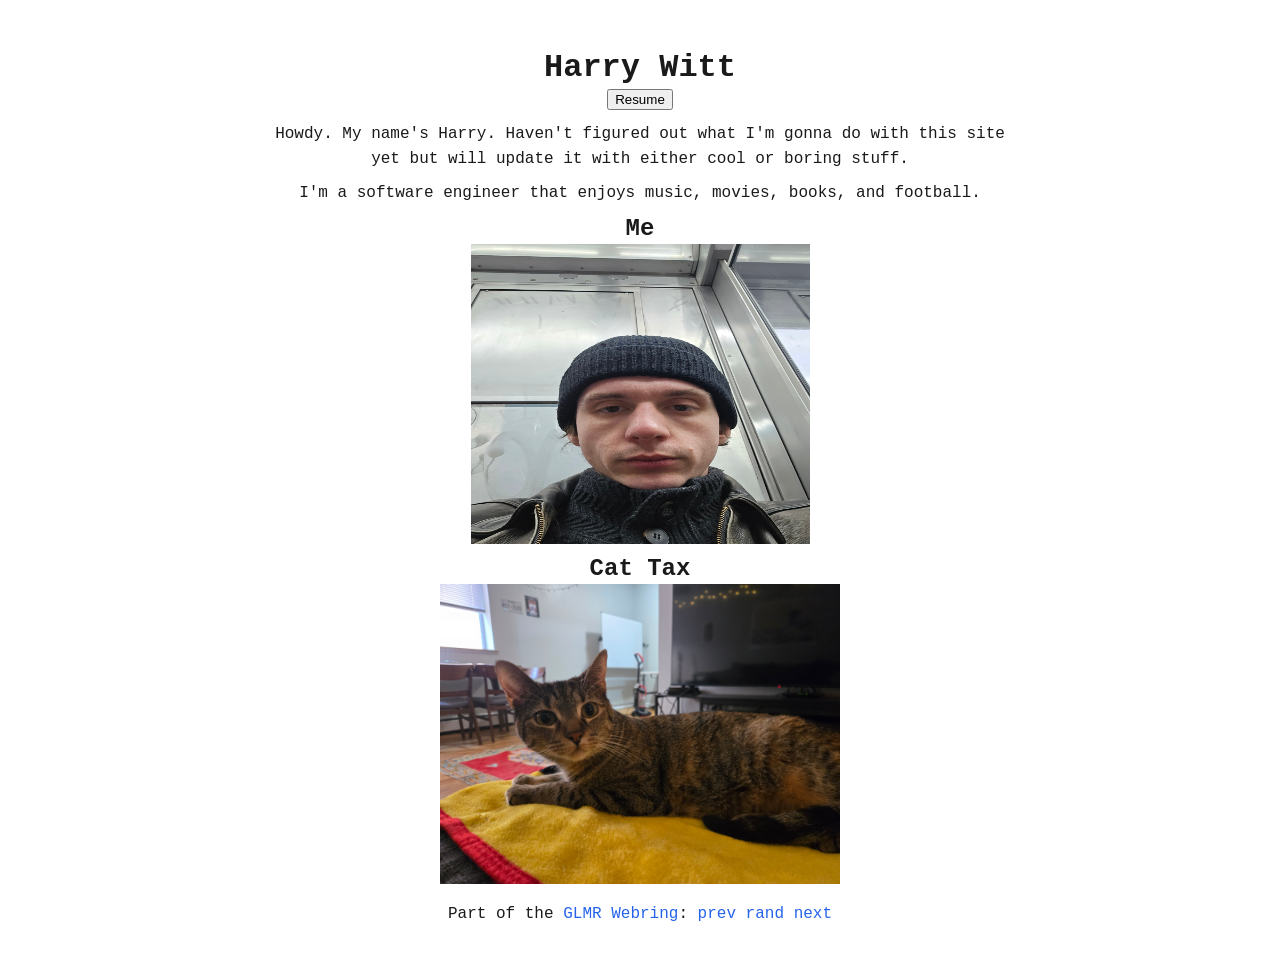
<file: index.html>
<!doctype html>
<html>
  <head>
    <title>Harry Witt</title>
  <link rel="stylesheet" href="./style/style.css">
  </head>
  <div style="text-align: center;">
    <h1>Harry Witt</h1>
    <button onclick="window.location.href='./pages/resume/resume.html'">Resume</button>
    <body>
	  <p>Howdy. My name's Harry. Haven't figured out what I'm gonna do with this site yet but will update it with either cool or boring stuff.</p>
	  <p>I'm a software engineer that enjoys music, movies, books, and football.</p>
    <h2>Me</h2>
    <img src="./img/me.jpg" alt="Portrait of Harry on a train" width=339 height=300>
    <h2>Cat Tax</h2>
    <img src="./img/marty_pic.jpg" alt="Bastard Cat" width=400 height=300>
    <p></p>
    <span>
    Part of the <a href="https://glmr.packrat386.com">GLMR Webring</a>:
    <a href="https://glmr.packrat386.com/e/4526e6dfeb90c19b/prev">prev</a>
    <a href="https://glmr.packrat386.com/r">rand</a>
    <a href="https://glmr.packrat386.com/e/4526e6dfeb90c19b/next">next</a>
</span>
    </body>
  </div>
</html>
</file>
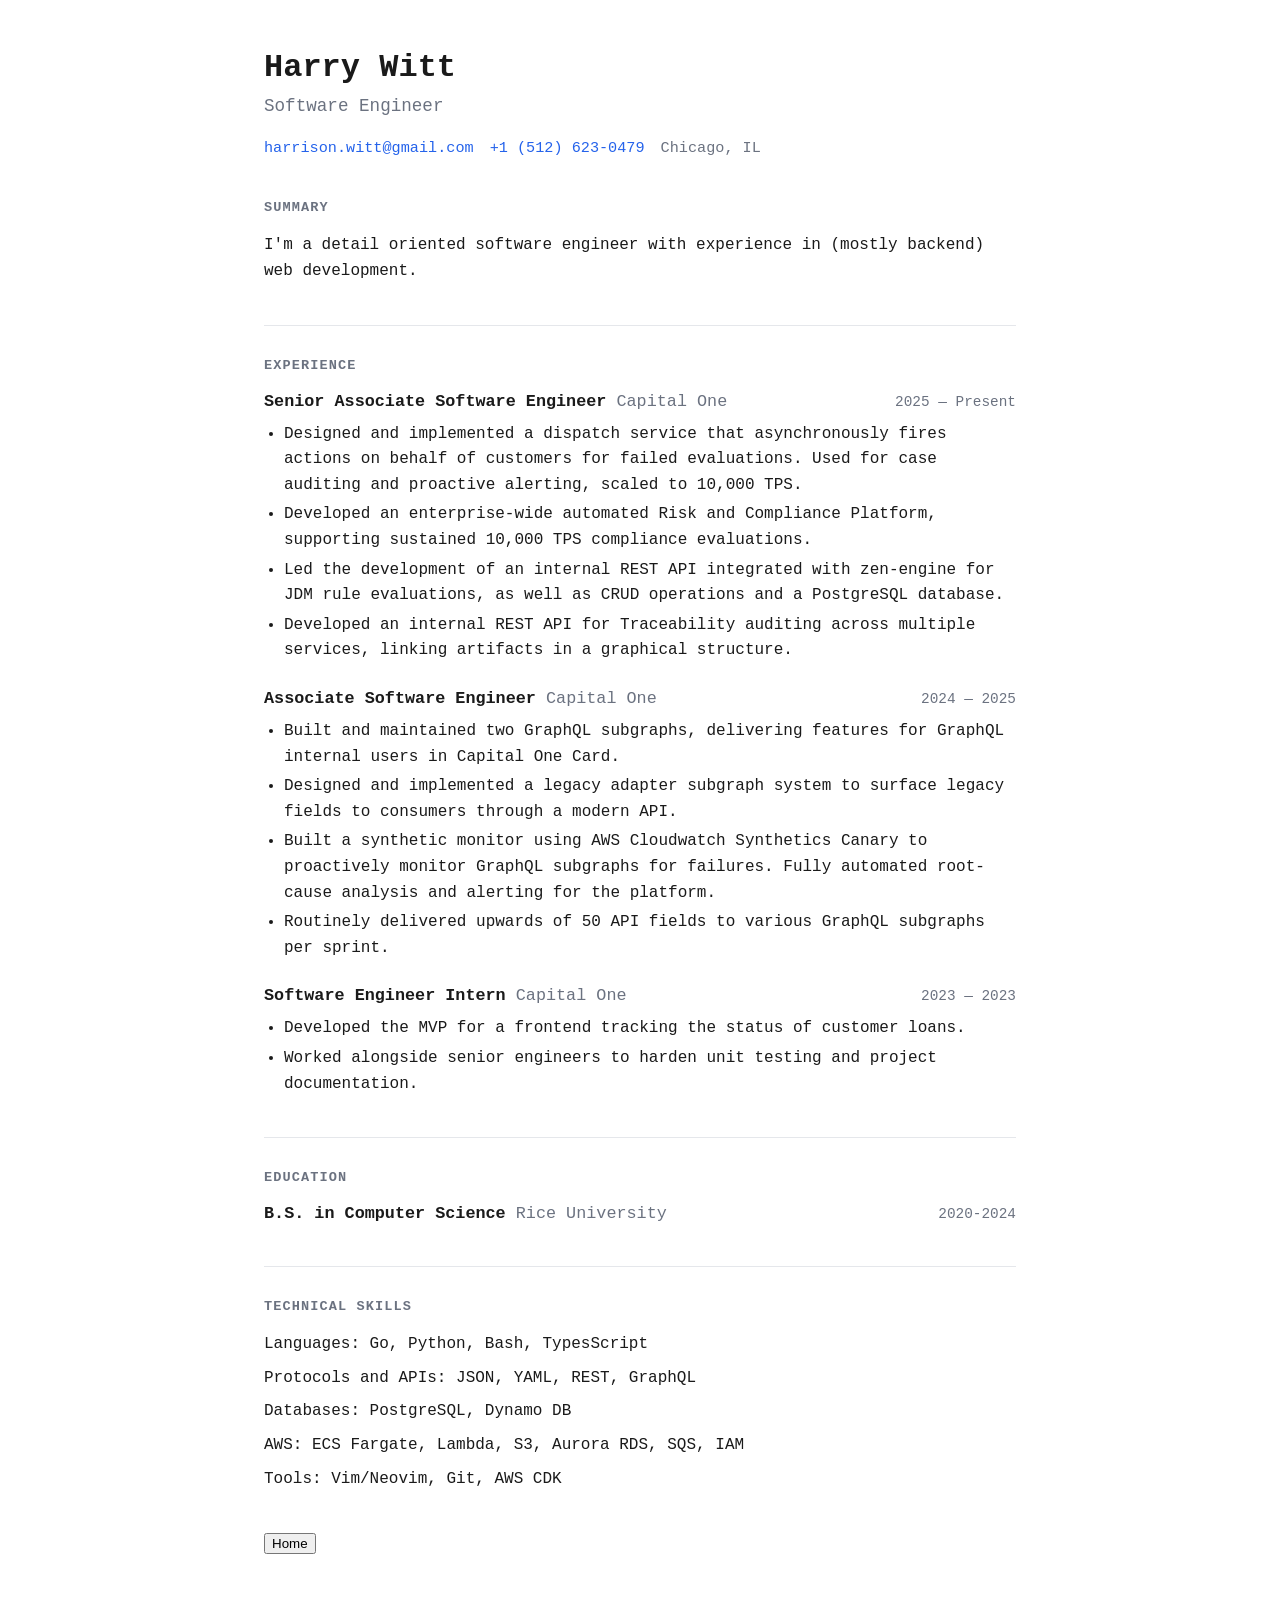
<file: pages/resume/resume.html>
<!DOCTYPE html>
<html lang="en">
<head>
  <meta charset="UTF-8">
  <meta name="viewport" content="width=device-width, initial-scale=1.0">
  <title>Harry Witt — Resume</title>
  <link rel="stylesheet" href="../../style/style.css">
</head>
<body>
  <header id="resume-header">
    <h1>Harry Witt</h1>
    <p class="title">Software Engineer</p>
    <ul class="contact-list" aria-label="Contact information">
      <li><a href="mailto:harrison.witt@gmail.com">harrison.witt@gmail.com</a></li>
      <li><a href="tel:+15126230479">+1 (512) 623-0479</a></li>
      <li>Chicago, IL</li>
    </ul>
  </header>
  <main>
    <section id="summary" aria-labelledby="summary-heading">
      <h2 id="summary-heading">Summary</h2>
      <p>
      I'm a detail oriented software engineer with experience in (mostly backend) web development.
      </p>
    </section>
    <section id="experience" aria-labelledby="experience-heading">
      <h2 id="experience-heading">Experience</h2>
      <article class="entry">
        <div class="entry-header">
          <h3>Senior Associate Software Engineer <span class="entry-org">Capital One</span></h3>
          <p class="entry-date">2025 — Present</p>
        </div>
        <ul>
          <li> Designed and implemented a dispatch service that asynchronously fires actions on behalf of customers for failed evaluations. Used for case auditing and proactive alerting, scaled to 10,000 TPS.</li>
          <li> Developed an enterprise-wide automated Risk and Compliance Platform, supporting sustained 10,000 TPS compliance evaluations. </li>
          <li> Led the development of an internal REST API integrated with zen-engine for JDM rule evaluations, as well as CRUD operations and a PostgreSQL database. </li>
          <li> Developed an internal REST API for Traceability auditing across multiple services, linking artifacts in a graphical structure. </li>
        </ul>
      </article>
      <article class="entry">
        <div class="entry-header">
          <h3>Associate Software Engineer <span class="entry-org">Capital One</span></h3>
          <p class="entry-date">2024 — 2025</p>
        </div>
        <ul>
          <li> Built and maintained two GraphQL subgraphs, delivering features for GraphQL internal users in Capital One Card.</li>
          <li> Designed and implemented a legacy adapter subgraph system to surface legacy fields to consumers through a modern API. </li>
          <li> Built a synthetic monitor using AWS Cloudwatch Synthetics Canary to proactively monitor GraphQL subgraphs for failures. Fully automated root-cause analysis and alerting for the platform. </li>
          <li> Routinely delivered upwards of 50 API fields to various GraphQL subgraphs per sprint. </li>
        </ul>
      </article>
      <article class="entry">
        <div class="entry-header">
          <h3>Software Engineer Intern <span class="entry-org">Capital One</span></h3>
          <p class="entry-date">2023 — 2023</p>
        </div>
        <ul>
          <li>Developed the MVP for a frontend tracking the status of customer loans.</li>
          <li>Worked alongside senior engineers to harden unit testing and project documentation.</li>
        </ul>
      </article>
    </section>
    <section id="education" aria-labelledby="education-heading">
      <h2 id="education-heading">Education</h2>
      <article class="entry">
        <div class="entry-header">
          <h3>B.S. in Computer Science <span class="entry-org">Rice University</span></h3>
          <p class="entry-date">2020-2024</p>
        </div>
      </article>
    </section>
    <section id="skills" aria-labelledby="skills-heading">
      <h2 id="skills-heading">Technical Skills</h2>
      <ul class="skills-list">
        <li>Languages: Go, Python, Bash, TypesScript</li>
        <li>Protocols and APIs:  JSON, YAML, REST, GraphQL</li>
        <li>Databases: PostgreSQL, Dynamo DB</li>
        <li>AWS: ECS Fargate, Lambda, S3, Aurora RDS, SQS, IAM</li>
        <li>Tools: Vim/Neovim, Git, AWS CDK</li>
      </ul>
    </section>
  </main>
  <button onclick="window.location.href='../../index.html'">Home</button>
</body>
</html>
</file>
<file: style/style.css>
:root {
  --color-bg: #ffffff;
  --color-text: #1a1a1a;
  --color-primary: #2563eb;   /* accent color */
  --color-muted: #6b7280;     /* dates, secondary text */
  --color-border: #e5e7eb;    /* subtle dividers */
  --font-mono: "Courier New", monospace;

  --spacing-unit: 8px;
  --line-height-base: 1.6;
  --page-max-width: 800px;
}

/* ==========================================================
   BASE
   ========================================================== */
* {
  box-sizing: border-box;
}

body {
  margin: 0;
  padding: calc(var(--spacing-unit) * 6) calc(var(--spacing-unit) * 3);
  background: var(--color-bg);
  color: var(--color-text);
  font-family: var(--font-mono);
  line-height: var(--line-height-base);
  max-width: var(--page-max-width);
  margin-inline: auto;
}

h1, h2, h3 {
  font-family: var(--font-mono);
  font-weight: 700;
  line-height: 1.25;
  margin: 0;
}

p {
  margin: calc(var(--spacing-unit) * 1) 0;
}

a {
  color: var(--color-primary);
  text-decoration: none;
}

a:hover,
a:focus {
  text-decoration: underline;
}

ul {
  margin: calc(var(--spacing-unit) * 1) 0;
  padding-left: calc(var(--spacing-unit) * 2.5);
  display: block;
}

li {
  margin-bottom: calc(var(--spacing-unit) * 0.5);
  display: list-item;
}

/* ==========================================================
   HEADER
   ========================================================== */
#resume-header {
  margin-bottom: calc(var(--spacing-unit) * 5);
}

#resume-header h1 {
  font-size: 2rem;
}

#resume-header .title {
  margin-top: calc(var(--spacing-unit) * 0.5);
  color: var(--color-muted);
  font-size: 1.1rem;
}

.contact-list {
  list-style: none;
  display: flex;
  flex-wrap: wrap;
  gap: calc(var(--spacing-unit) * 1) calc(var(--spacing-unit) * 2);
  padding: 0;
  margin-top: calc(var(--spacing-unit) * 2);
  font-size: 0.95rem;
  color: var(--color-muted);
}

.contact-list li {
  margin: 0;
}

/* ==========================================================
   SECTIONS
   ========================================================== */
main section {
  margin-bottom: calc(var(--spacing-unit) * 5);
  padding-top: calc(var(--spacing-unit) * 4);
  border-top: 1px solid var(--color-border);
}

main section:first-of-type {
  border-top: none;
  padding-top: 0;
}

section h2 {
  font-size: 0.85rem;
  letter-spacing: 0.08em;
  text-transform: uppercase;
  color: var(--color-muted);
  margin-bottom: calc(var(--spacing-unit) * 2);
}

/* ==========================================================
   EXPERIENCE / EDUCATION ENTRIES
   ========================================================== */
.entry + .entry {
  margin-top: calc(var(--spacing-unit) * 3);
}

.entry-header {
  display: flex;
  justify-content: space-between;
  align-items: baseline;
  flex-wrap: wrap;
  gap: calc(var(--spacing-unit) * 0.5) calc(var(--spacing-unit) * 2);
}

.entry-header h3 {
  font-size: 1.05rem;
  font-weight: 600;
}

.entry-org {
  font-weight: 400;
  color: var(--color-muted);
}

.entry-date {
  margin: 0;
  color: var(--color-muted);
  font-size: 0.9rem;
  white-space: nowrap;
}

.entry ul {
  margin-top: calc(var(--spacing-unit) * 1);
}

/* ==========================================================
   SKILLS
   ========================================================== */
.skills-list {  
  list-style: none;  
  display: grid;  
  grid-template-columns: 1fr;  
  gap: var(--spacing-unit);  
  padding: 0;
}
/* .skills-list { */
/*   list-style: none; */
/*   display: flex; */
/*   flex-wrap: wrap; */
/*   gap: calc(var(--spacing-unit) * 1) calc(var(--spacing-unit) * 1.5); */
/*   padding: 0; */
/* } */

.skills-list li {
  margin: 0;
}

.skills-list li::before {
  content: "";
}

/* ==========================================================
   FOOTER
   ========================================================== */
footer {
  color: var(--color-muted);
  font-size: 0.85rem;
}

/* ==========================================================
   RESPONSIVE — single column fallback under ~600px
   ========================================================== */
@media (max-width: 600px) {
  body {
    padding: calc(var(--spacing-unit) * 4) calc(var(--spacing-unit) * 2.5);
  }

  #resume-header h1 {
    font-size: 1.6rem;
  }

  .entry-header {
    flex-direction: column;
    gap: calc(var(--spacing-unit) * 0.25);
  }
}

/* ==========================================================
   PRINT
   ========================================================== */
@media print {
  body {
    padding: 0;
    max-width: 100%;
    color: #000;
  }

  a {
    color: #000;
    text-decoration: none;
  }

  main section {
    break-inside: avoid;
  }

  .entry {
    break-inside: avoid;
  }
}
</file>
